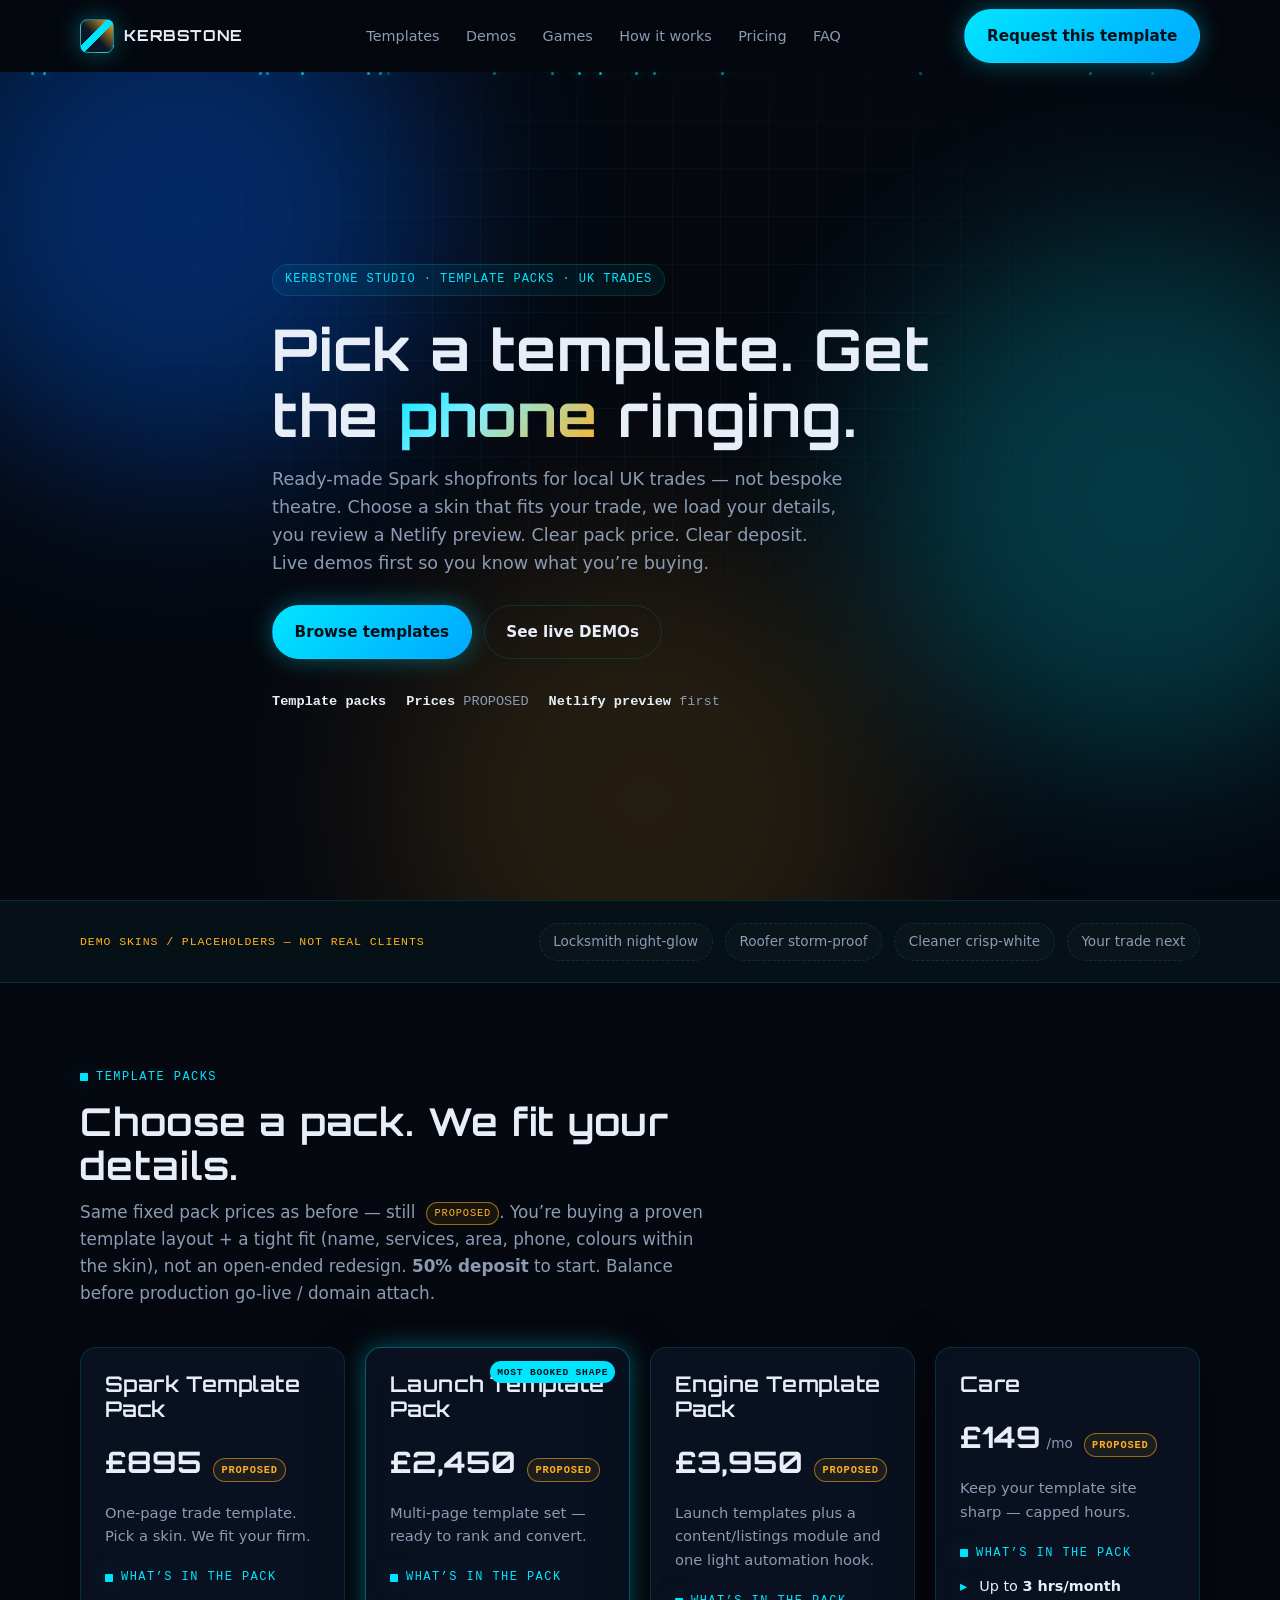
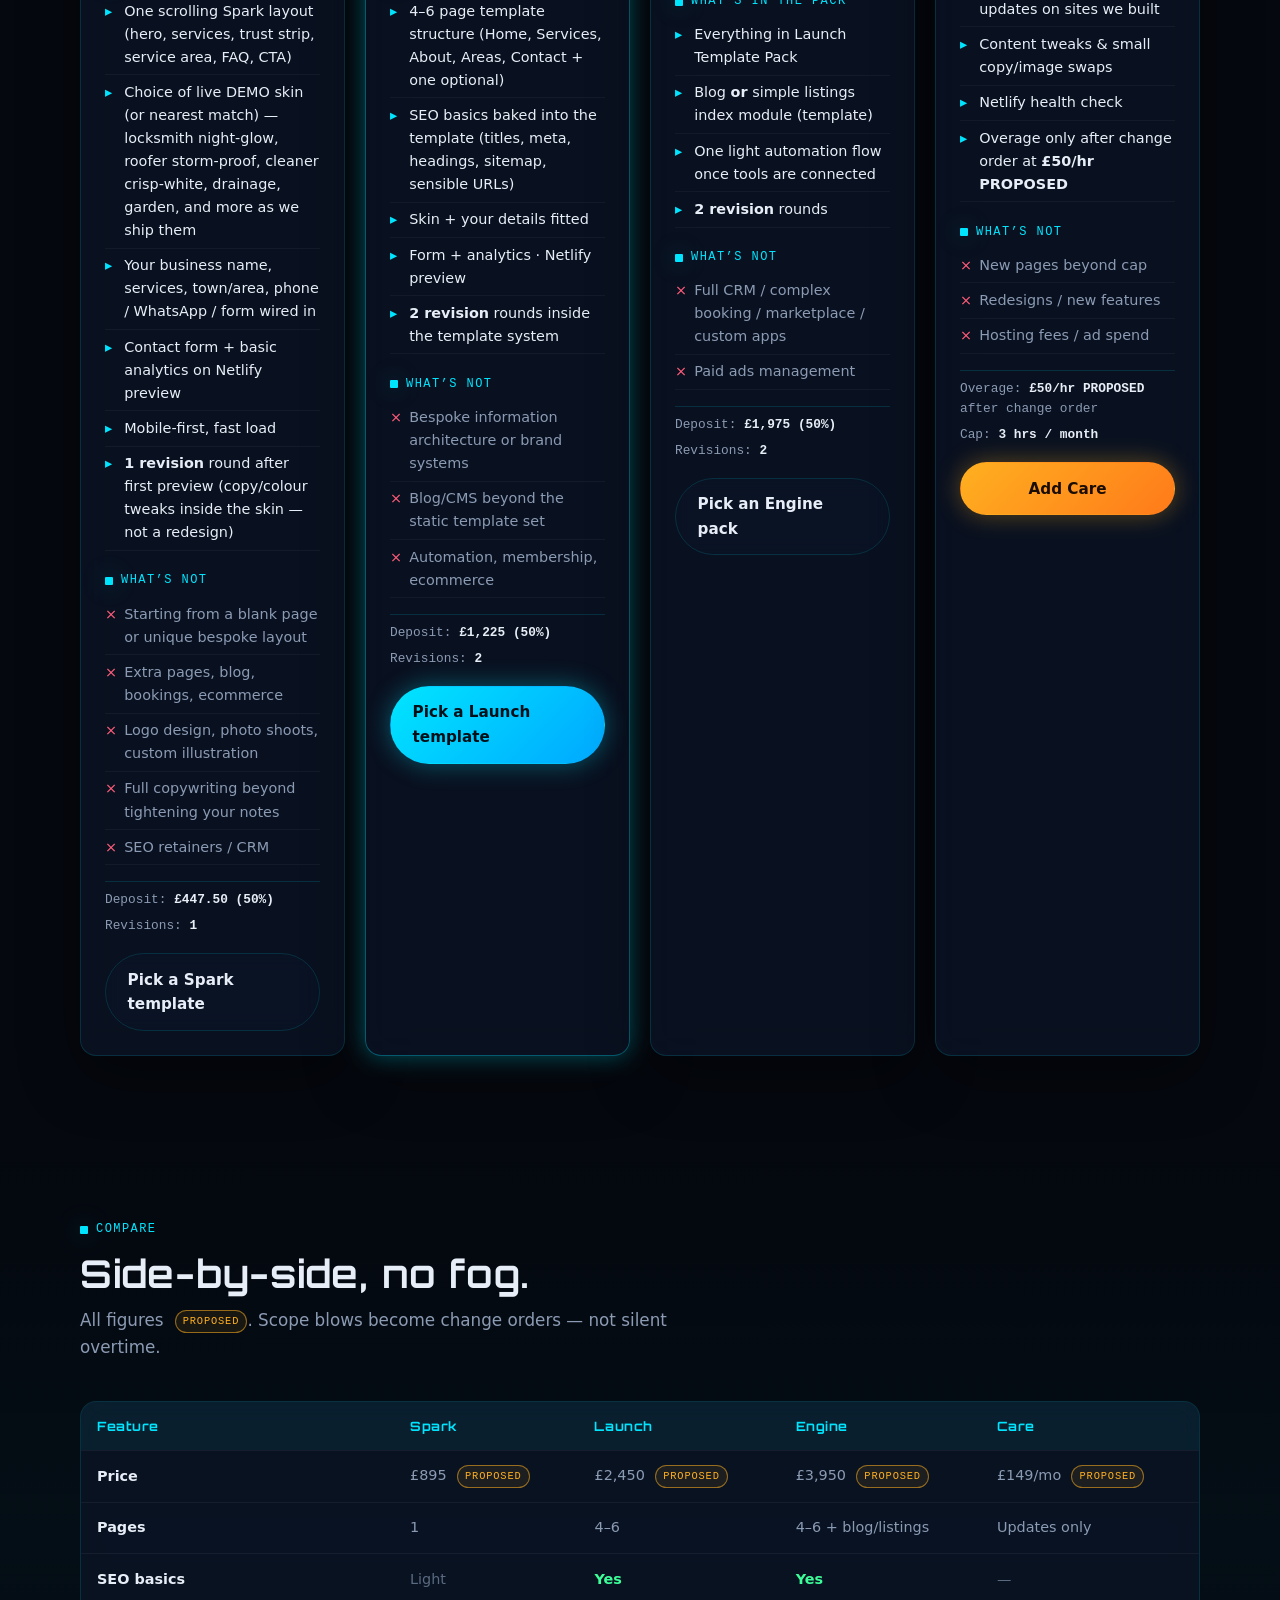
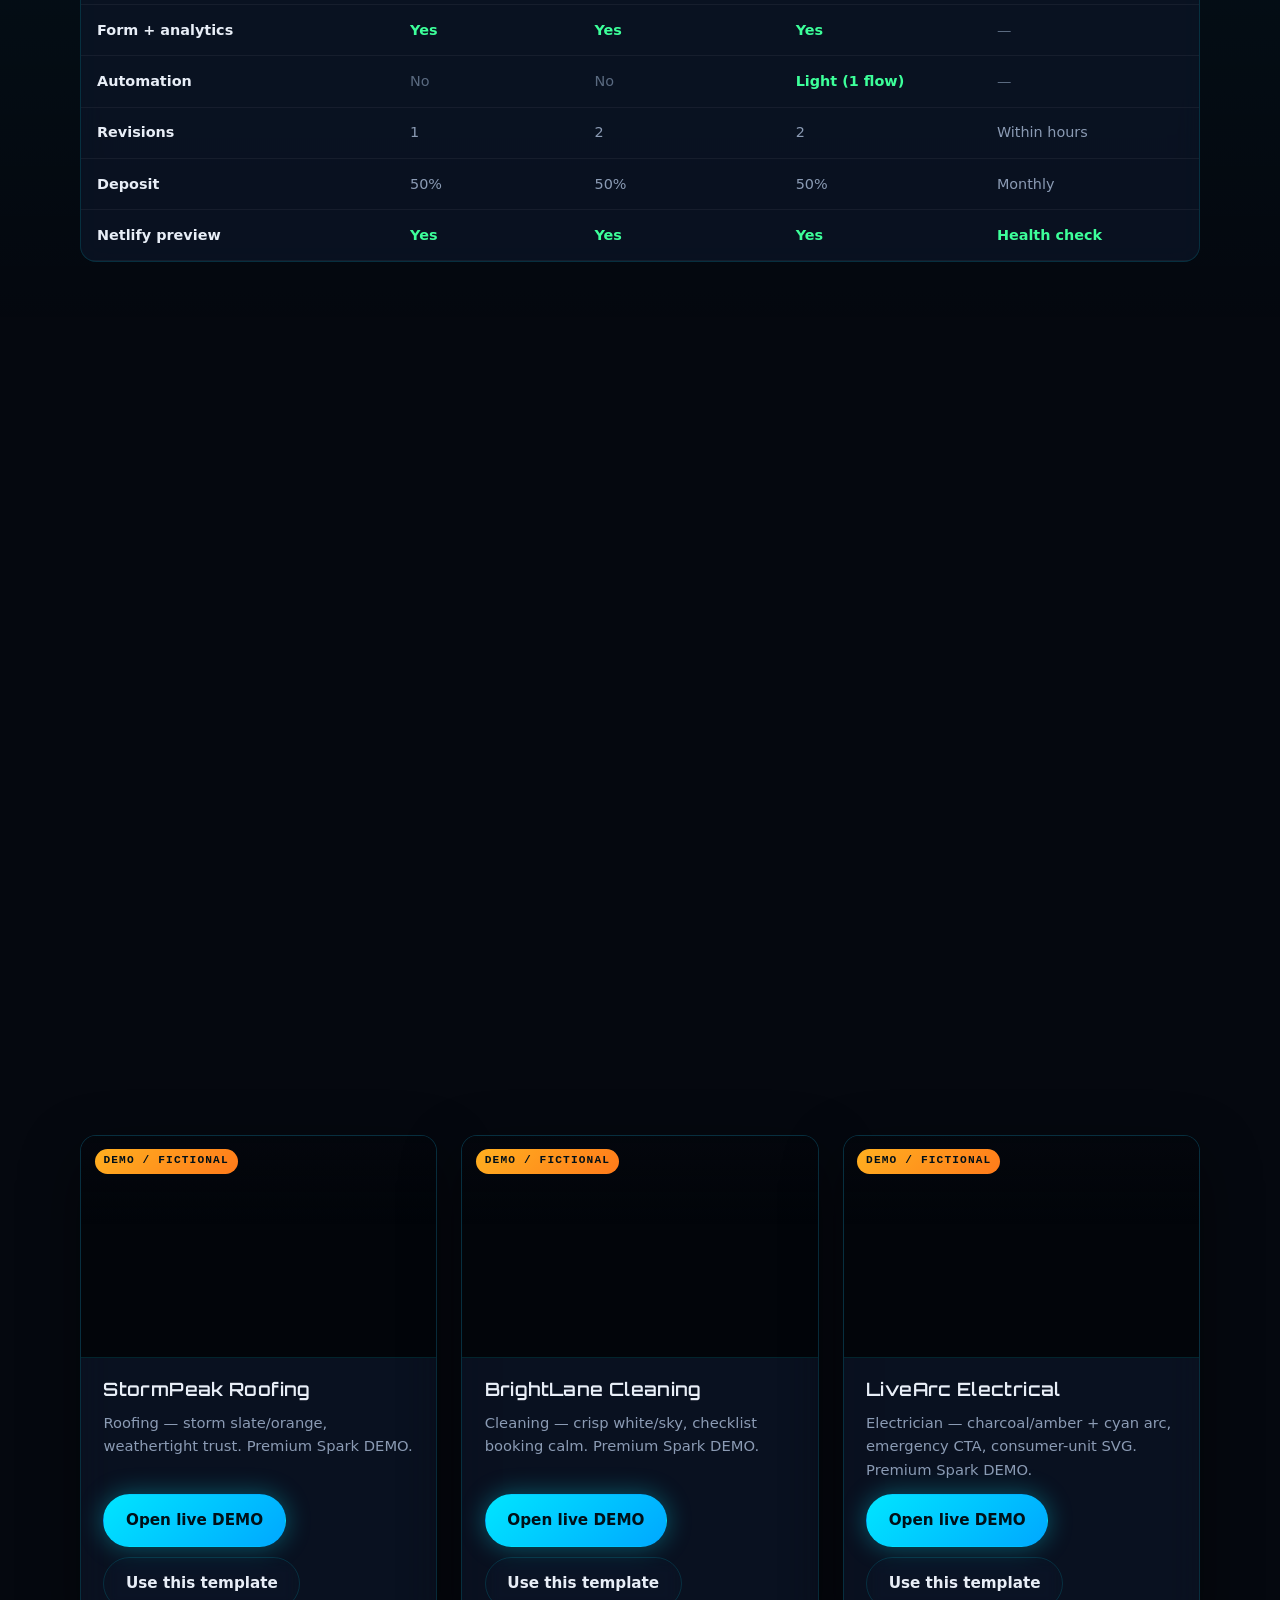
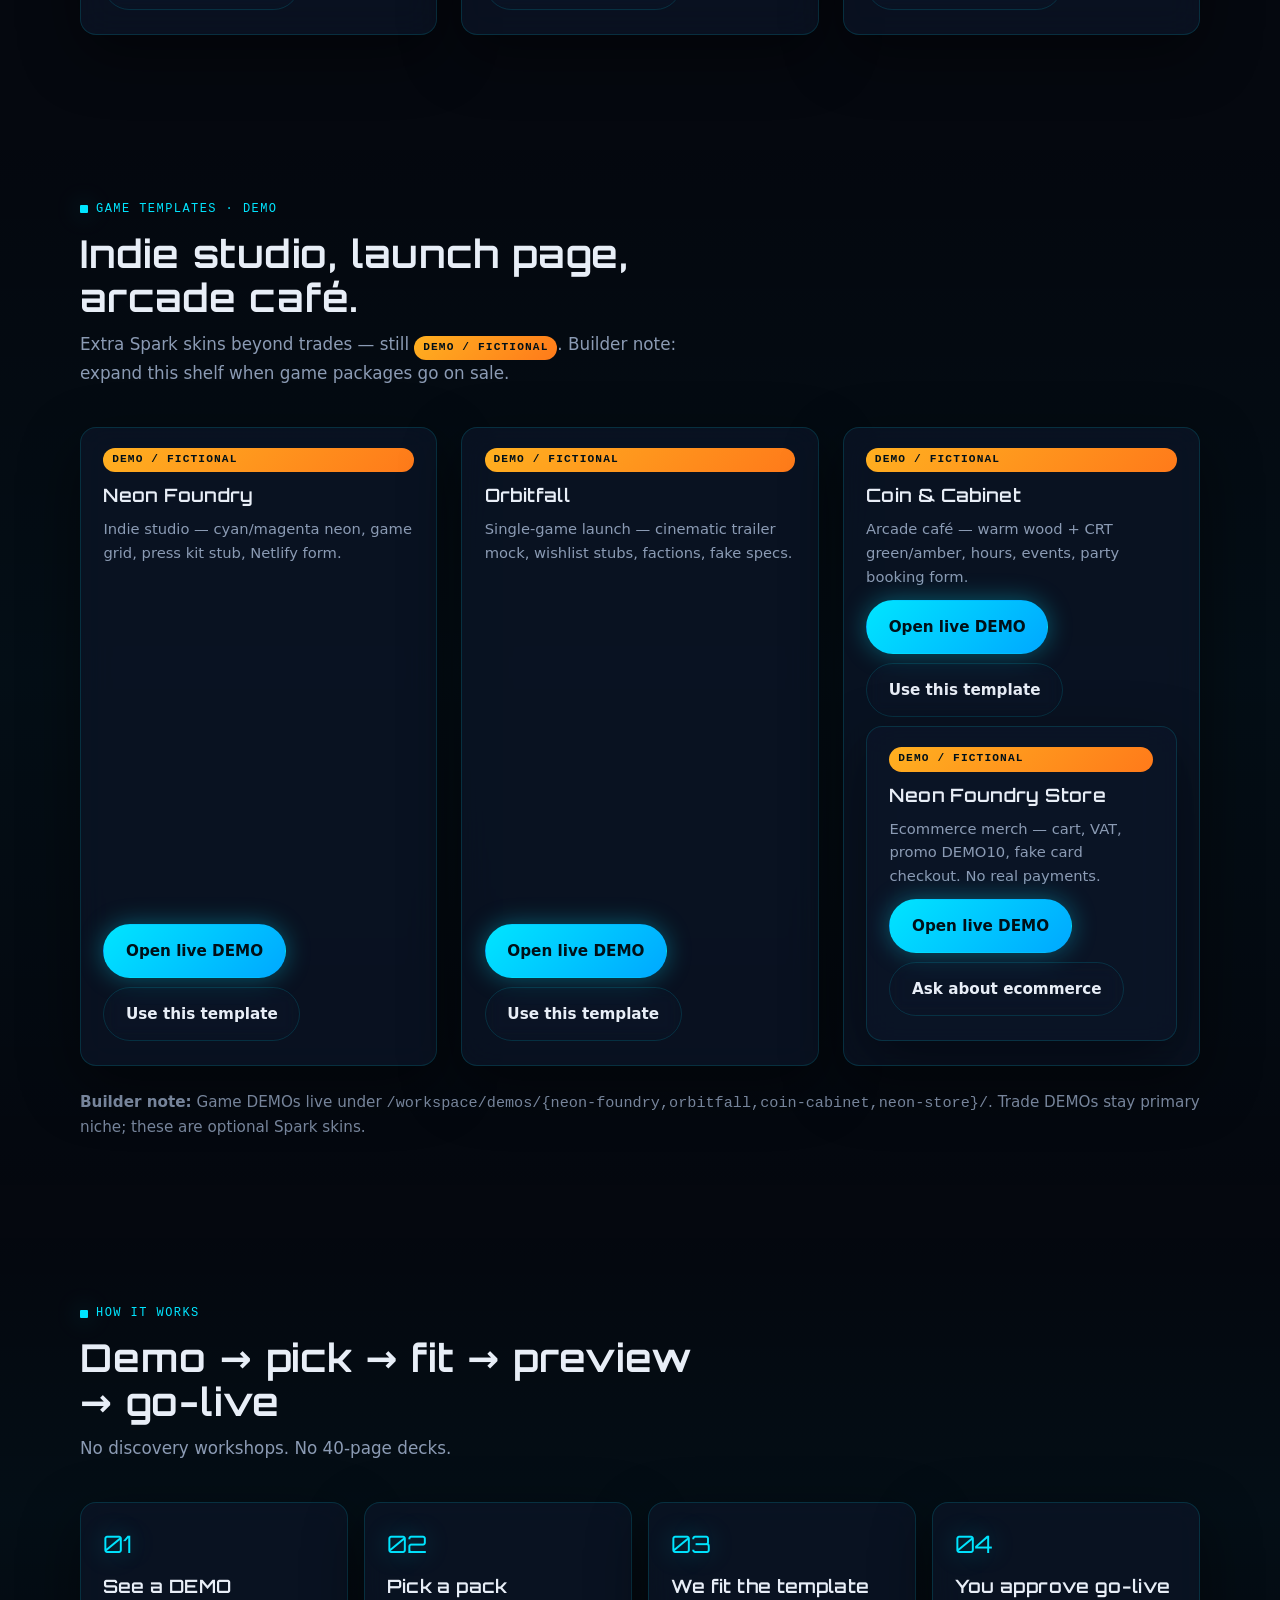
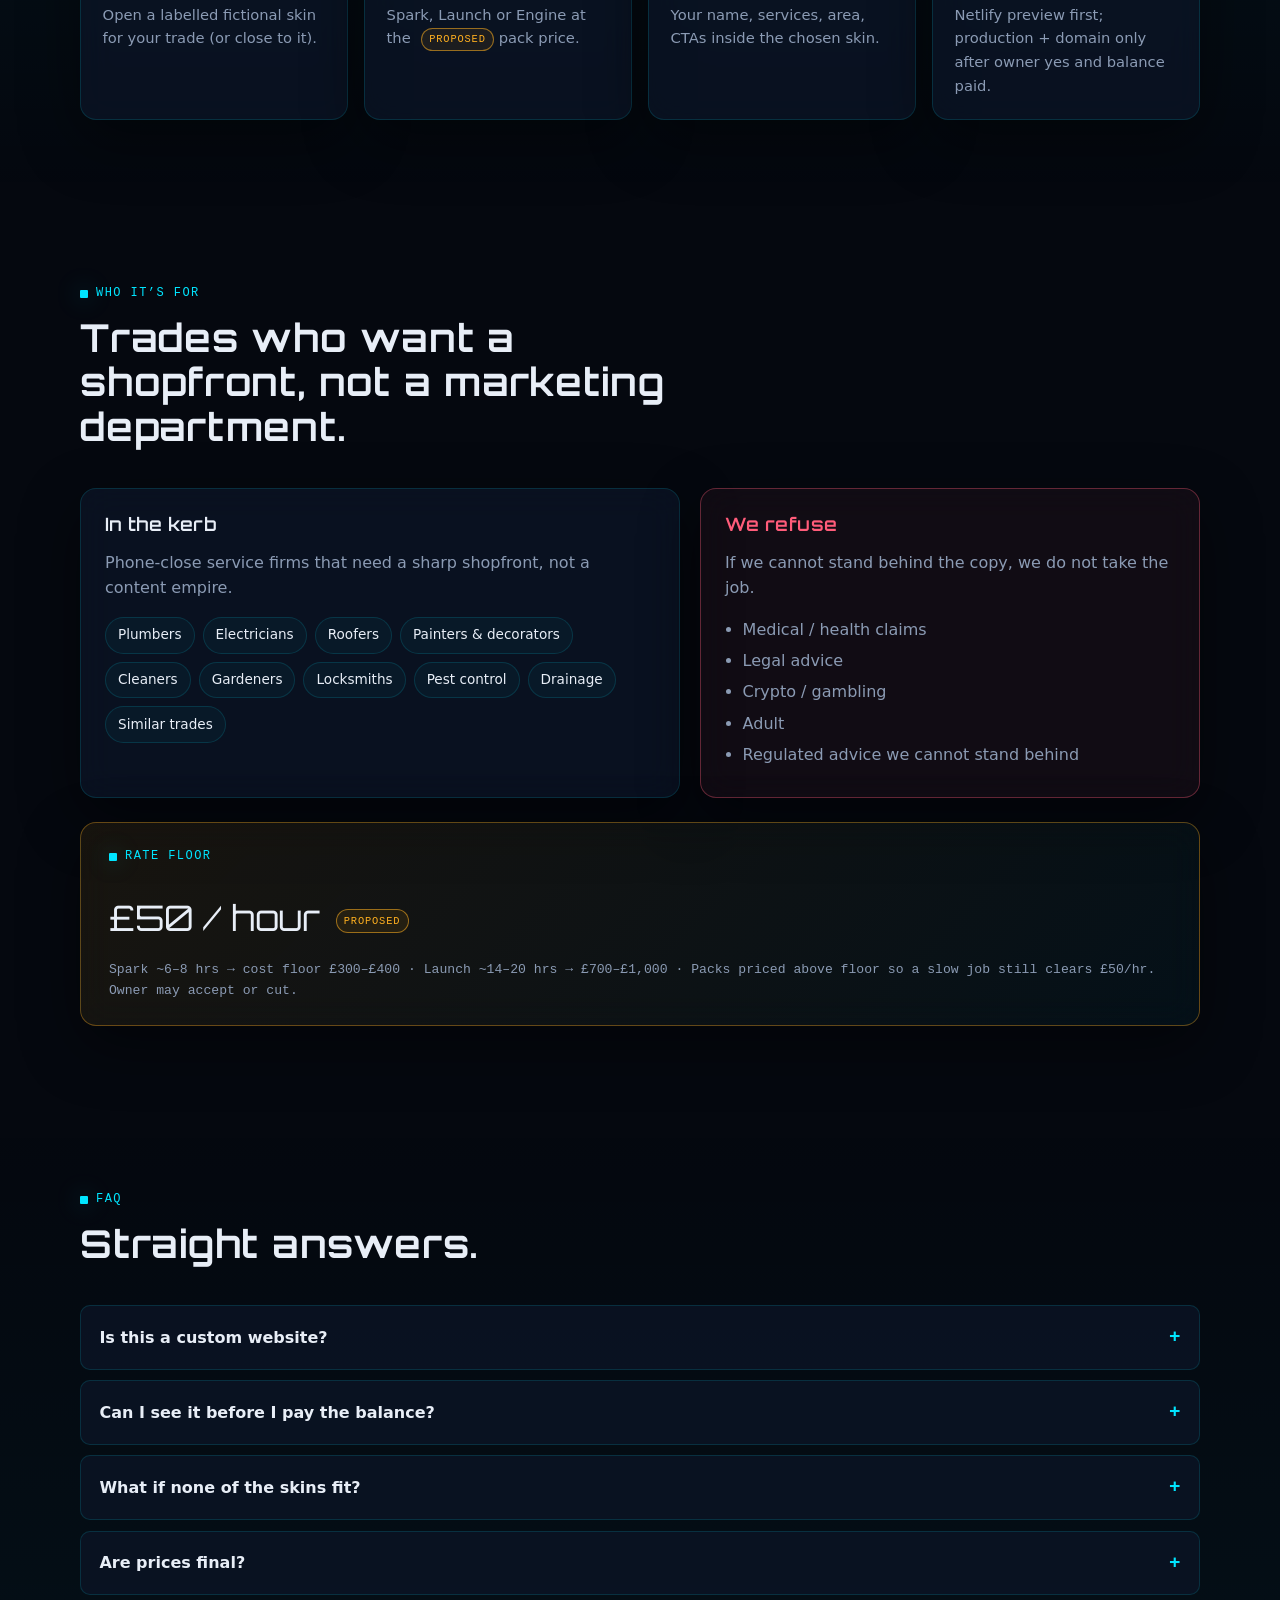
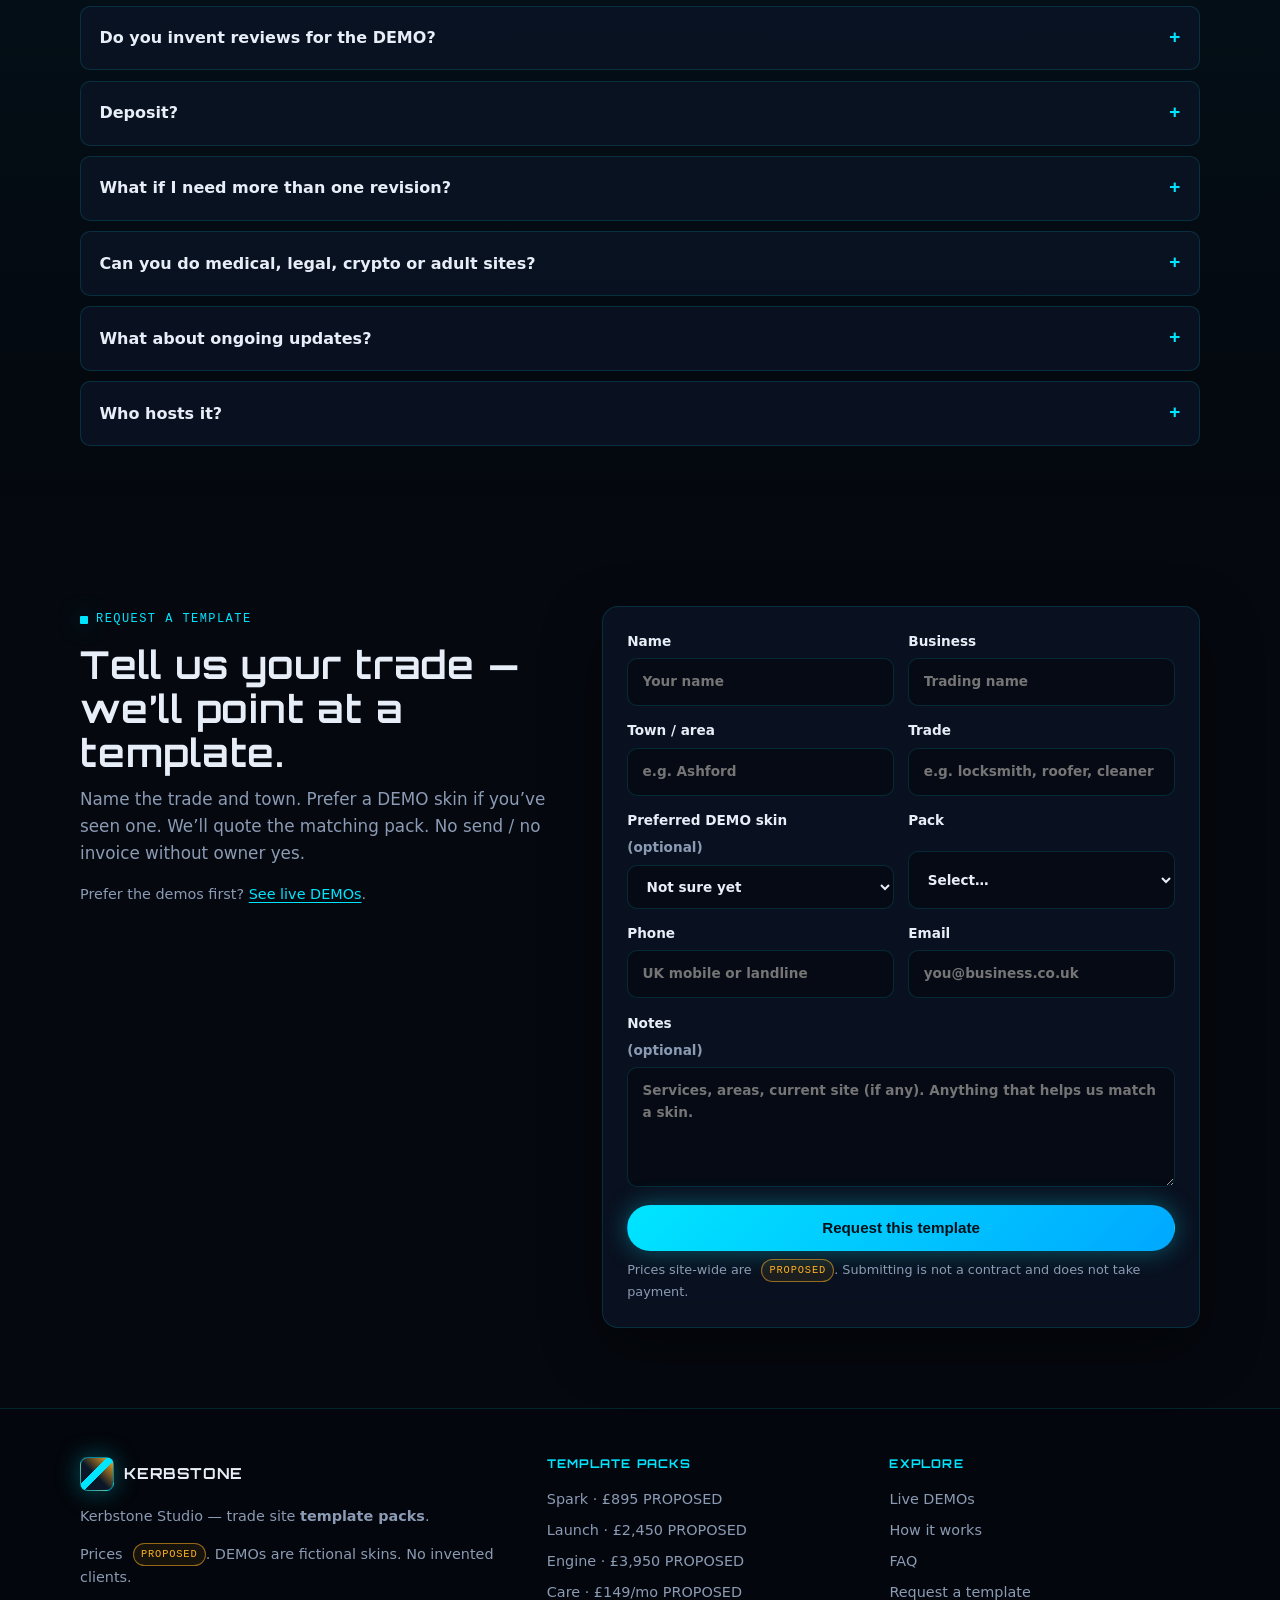
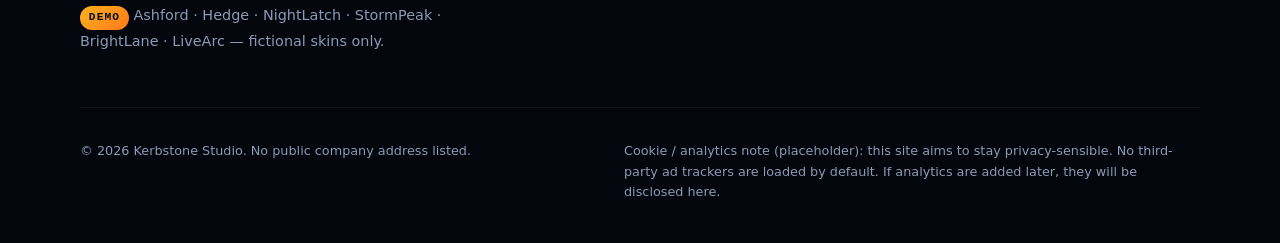
<file: index.html>
<!DOCTYPE html>
<html lang="en-GB">
<head>
  <meta charset="utf-8">
  <meta name="viewport" content="width=device-width, initial-scale=1">
  <title>Kerbstone Studio — trade site templates that sell</title>
  <meta name="description" content="Pick a Spark template pack for your trade. Locksmith, roofer, cleaner and more. Live DEMO skins. Fit your details. Netlify preview first. Prices PROPOSED.">
  <meta name="robots" content="index,follow">
  <link rel="canonical" href="https://kerbstone-studio-flagship.netlify.app/">
  <meta property="og:type" content="website">
  <meta property="og:title" content="Kerbstone Studio — trade site templates that sell">
  <meta property="og:description" content="Pick a Spark template pack for your trade. Locksmith, roofer, cleaner and more. Live DEMO skins. Fit your details. Netlify preview first. Prices PROPOSED.">
  <meta property="og:url" content="https://kerbstone-studio-flagship.netlify.app/">
  <meta property="og:site_name" content="Kerbstone Studio">
  <meta property="og:locale" content="en_GB">
  <meta name="twitter:card" content="summary_large_image">
  <meta name="twitter:title" content="Kerbstone Studio — trade site templates that sell">
  <meta name="twitter:description" content="Pick a Spark template pack for your trade. Live DEMO skins. Fit your details. Prices PROPOSED.">
  <meta name="theme-color" content="#05080f">
  <link rel="preconnect" href="https://fonts.googleapis.com">
  <link rel="preconnect" href="https://fonts.gstatic.com" crossorigin>
  <link href="https://fonts.googleapis.com/css2?family=Orbitron:wght@500;650;700&display=swap" rel="stylesheet">
  <link rel="stylesheet" href="/assets/css/main.css">
  <link rel="icon" href="data:image/svg+xml,%3Csvg xmlns='http://www.w3.org/2000/svg' viewBox='0 0 32 32'%3E%3Crect width='32' height='32' rx='6' fill='%230b1628'/%3E%3Cpath d='M6 22 L16 8 L26 22' stroke='%2300e5ff' stroke-width='2.5' fill='none'/%3E%3Cpath d='M10 22 L22 10' stroke='%23ffb020' stroke-width='2' fill='none'/%3E%3C/svg%3E">
</head>
<body>
  <a class="skip-link" href="#main">Skip to content</a>

  <header class="site-header" id="top">
    <div class="container nav-inner">
      <a class="logo" href="#top" aria-label="Kerbstone Studio home">
        <span class="logo-mark" aria-hidden="true"></span>
        <span>KERBSTONE</span>
      </a>
      <nav aria-label="Primary">
        <ul class="nav-links">
          <li><a href="#packages">Templates</a></li>
          <li><a href="#demos">Demos</a></li>
          <li><a href="#game-templates">Games</a></li>
          <li><a href="#how">How it works</a></li>
          <li><a href="#pricing">Pricing</a></li>
          <li><a href="#faq">FAQ</a></li>
        </ul>
      </nav>
      <a class="btn btn-primary nav-cta" href="#contact">Request this template</a>
      <button class="nav-toggle" type="button" aria-expanded="false" aria-controls="mobile-nav" aria-label="Open menu">
        Menu
      </button>
    </div>
    <div class="mobile-nav" id="mobile-nav">
      <div class="container">
        <ul>
          <li><a href="#packages">Templates</a></li>
          <li><a href="#demos">Demos</a></li>
          <li><a href="#game-templates">Games</a></li>
          <li><a href="#how">How it works</a></li>
          <li><a href="#pricing">Pricing</a></li>
          <li><a href="#faq">FAQ</a></li>
          <li><a href="#niche">Who we serve</a></li>
        </ul>
        <a class="btn btn-primary" href="#contact">Request this template</a>
      </div>
    </div>
  </header>

  <main id="main">
    <section class="hero" aria-labelledby="hero-title">
      <div class="hero-grid" aria-hidden="true"></div>
      <div class="hero-glow a" aria-hidden="true"></div>
      <div class="hero-glow b" aria-hidden="true"></div>
      <div class="hero-glow c" aria-hidden="true"></div>
      <div class="particles" aria-hidden="true"></div>
      <div class="container hero-content">
        <p class="hero-kicker">Kerbstone Studio · Template packs · UK trades</p>
        <h1 id="hero-title">Pick a template. Get the <span class="accent">phone</span> ringing.</h1>
        <p class="lead">Ready-made Spark shopfronts for local UK trades — not bespoke theatre. Choose a skin that fits your trade, we load your details, you review a Netlify preview. Clear pack price. Clear deposit. Live demos first so you know what you’re buying.</p>
        <div class="btn-row">
          <a class="btn btn-primary" href="#packages">Browse templates</a>
          <a class="btn btn-ghost" href="#demos">See live DEMOs</a>
        </div>
        <div class="hero-meta">
          <span><strong>Template packs</strong></span>
          <span><strong>Prices</strong> PROPOSED</span>
          <span><strong>Netlify preview</strong> first</span>
        </div>
      </div>
    </section>

    <aside class="proof" aria-label="DEMO skin placeholders">
      <div class="container proof-inner">
        <p class="proof-note">DEMO skins / placeholders — not real clients</p>
        <div class="proof-logos" role="list">
          <span class="proof-chip" role="listitem">Locksmith night-glow</span>
          <span class="proof-chip" role="listitem">Roofer storm-proof</span>
          <span class="proof-chip" role="listitem">Cleaner crisp-white</span>
          <span class="proof-chip" role="listitem">Your trade next</span>
        </div>
      </div>
    </aside>

    <section class="section" id="packages" aria-labelledby="packages-title">
      <div class="container">
        <div class="section-head reveal">
          <p class="eyebrow">Template packs</p>
          <h2 id="packages-title">Choose a pack. We fit your details.</h2>
          <p class="lead">Same fixed pack prices as before — still <span class="proposed">PROPOSED</span>. You’re buying a proven template layout + a tight fit (name, services, area, phone, colours within the skin), not an open-ended redesign. <strong>50% deposit</strong> to start. Balance before production go-live / domain attach.</p>
        </div>
        <div class="pkg-grid">
          <article class="glass pkg-card reveal">
            <h3 class="pkg-name">Spark Template Pack</h3>
            <p class="pkg-price">£895 <span class="proposed">PROPOSED</span></p>
            <p class="pkg-blurb">One-page trade template. Pick a skin. We fit your firm.</p>
            <div>
              <p class="eyebrow" style="margin-bottom:0.4rem">What’s in the pack</p>
              <ul class="pkg-list">
                <li>One scrolling Spark layout (hero, services, trust strip, service area, FAQ, CTA)</li>
                <li>Choice of live DEMO skin (or nearest match) — locksmith night-glow, roofer storm-proof, cleaner crisp-white, drainage, garden, and more as we ship them</li>
                <li>Your business name, services, town/area, phone / WhatsApp / form wired in</li>
                <li>Contact form + basic analytics on Netlify preview</li>
                <li>Mobile-first, fast load</li>
                <li><strong>1 revision</strong> round after first preview (copy/colour tweaks inside the skin — not a redesign)</li>
              </ul>
            </div>
            <div>
              <p class="eyebrow" style="margin-bottom:0.4rem">What’s not</p>
              <ul class="pkg-list out">
                <li>Starting from a blank page or unique bespoke layout</li>
                <li>Extra pages, blog, bookings, ecommerce</li>
                <li>Logo design, photo shoots, custom illustration</li>
                <li>Full copywriting beyond tightening your notes</li>
                <li>SEO retainers / CRM</li>
              </ul>
            </div>
            <div class="pkg-meta">
              <span>Deposit: <strong>£447.50 (50%)</strong></span>
              <span>Revisions: <strong>1</strong></span>
            </div>
            <a class="btn btn-ghost btn-block" href="#contact" data-pkg="Spark">Pick a Spark template</a>
          </article>

          <article class="glass pkg-card featured reveal">
            <h3 class="pkg-name">Launch Template Pack</h3>
            <p class="pkg-price">£2,450 <span class="proposed">PROPOSED</span></p>
            <p class="pkg-blurb">Multi-page template set — ready to rank and convert.</p>
            <div>
              <p class="eyebrow" style="margin-bottom:0.4rem">What’s in the pack</p>
              <ul class="pkg-list">
                <li>4–6 page template structure (Home, Services, About, Areas, Contact + one optional)</li>
                <li>SEO basics baked into the template (titles, meta, headings, sitemap, sensible URLs)</li>
                <li>Skin + your details fitted</li>
                <li>Form + analytics · Netlify preview</li>
                <li><strong>2 revision</strong> rounds inside the template system</li>
              </ul>
            </div>
            <div>
              <p class="eyebrow" style="margin-bottom:0.4rem">What’s not</p>
              <ul class="pkg-list out">
                <li>Bespoke information architecture or brand systems</li>
                <li>Blog/CMS beyond the static template set</li>
                <li>Automation, membership, ecommerce</li>
              </ul>
            </div>
            <div class="pkg-meta">
              <span>Deposit: <strong>£1,225 (50%)</strong></span>
              <span>Revisions: <strong>2</strong></span>
            </div>
            <a class="btn btn-primary btn-block" href="#contact" data-pkg="Launch">Pick a Launch template</a>
          </article>

          <article class="glass pkg-card reveal">
            <h3 class="pkg-name">Engine Template Pack</h3>
            <p class="pkg-price">£3,950 <span class="proposed">PROPOSED</span></p>
            <p class="pkg-blurb">Launch templates plus a content/listings module and one light automation hook.</p>
            <div>
              <p class="eyebrow" style="margin-bottom:0.4rem">What’s in the pack</p>
              <ul class="pkg-list">
                <li>Everything in Launch Template Pack</li>
                <li>Blog <strong>or</strong> simple listings index module (template)</li>
                <li>One light automation flow once tools are connected</li>
                <li><strong>2 revision</strong> rounds</li>
              </ul>
            </div>
            <div>
              <p class="eyebrow" style="margin-bottom:0.4rem">What’s not</p>
              <ul class="pkg-list out">
                <li>Full CRM / complex booking / marketplace / custom apps</li>
                <li>Paid ads management</li>
              </ul>
            </div>
            <div class="pkg-meta">
              <span>Deposit: <strong>£1,975 (50%)</strong></span>
              <span>Revisions: <strong>2</strong></span>
            </div>
            <a class="btn btn-ghost btn-block" href="#contact" data-pkg="Engine">Pick an Engine pack</a>
          </article>

          <article class="glass pkg-card reveal">
            <h3 class="pkg-name">Care</h3>
            <p class="pkg-price">£149<small>/mo</small> <span class="proposed">PROPOSED</span></p>
            <p class="pkg-blurb">Keep your template site sharp — capped hours.</p>
            <div>
              <p class="eyebrow" style="margin-bottom:0.4rem">What’s in the pack</p>
              <ul class="pkg-list">
                <li>Up to <strong>3 hrs/month</strong> updates on sites we built</li>
                <li>Content tweaks &amp; small copy/image swaps</li>
                <li>Netlify health check</li>
                <li>Overage only after change order at <strong>£50/hr PROPOSED</strong></li>
              </ul>
            </div>
            <div>
              <p class="eyebrow" style="margin-bottom:0.4rem">What’s not</p>
              <ul class="pkg-list out">
                <li>New pages beyond cap</li>
                <li>Redesigns / new features</li>
                <li>Hosting fees / ad spend</li>
              </ul>
            </div>
            <div class="pkg-meta">
              <span>Overage: <strong>£50/hr PROPOSED</strong> after change order</span>
              <span>Cap: <strong>3 hrs / month</strong></span>
            </div>
            <a class="btn btn-amber btn-block" href="#contact" data-pkg="Care">Add Care</a>
          </article>
        </div>
      </div>
    </section>

    <section class="section section-alt" id="pricing" aria-labelledby="compare-title">
      <div class="container">
        <div class="section-head reveal">
          <p class="eyebrow">Compare</p>
          <h2 id="compare-title">Side-by-side, no fog.</h2>
          <p class="lead">All figures <span class="proposed">PROPOSED</span>. Scope blows become change orders — not silent overtime.</p>
        </div>
        <div class="table-wrap reveal" role="region" aria-label="Template pack comparison" tabindex="0">
          <table class="compare">
            <thead>
              <tr>
                <th scope="col">Feature</th>
                <th scope="col">Spark</th>
                <th scope="col">Launch</th>
                <th scope="col">Engine</th>
                <th scope="col">Care</th>
              </tr>
            </thead>
            <tbody>
              <tr>
                <th scope="row">Price</th>
                <td>£895 <span class="proposed">PROPOSED</span></td>
                <td>£2,450 <span class="proposed">PROPOSED</span></td>
                <td>£3,950 <span class="proposed">PROPOSED</span></td>
                <td>£149/mo <span class="proposed">PROPOSED</span></td>
              </tr>
              <tr>
                <th scope="row">Pages</th>
                <td>1</td>
                <td>4–6</td>
                <td>4–6 + blog/listings</td>
                <td>Updates only</td>
              </tr>
              <tr>
                <th scope="row">SEO basics</th>
                <td class="no">Light</td>
                <td class="yes">Yes</td>
                <td class="yes">Yes</td>
                <td class="no">—</td>
              </tr>
              <tr>
                <th scope="row">Form + analytics</th>
                <td class="yes">Yes</td>
                <td class="yes">Yes</td>
                <td class="yes">Yes</td>
                <td class="no">—</td>
              </tr>
              <tr>
                <th scope="row">Automation</th>
                <td class="no">No</td>
                <td class="no">No</td>
                <td class="yes">Light (1 flow)</td>
                <td class="no">—</td>
              </tr>
              <tr>
                <th scope="row">Revisions</th>
                <td>1</td>
                <td>2</td>
                <td>2</td>
                <td>Within hours</td>
              </tr>
              <tr>
                <th scope="row">Deposit</th>
                <td>50%</td>
                <td>50%</td>
                <td>50%</td>
                <td>Monthly</td>
              </tr>
              <tr>
                <th scope="row">Netlify preview</th>
                <td class="yes">Yes</td>
                <td class="yes">Yes</td>
                <td class="yes">Yes</td>
                <td class="yes">Health check</td>
              </tr>
            </tbody>
          </table>
        </div>
      </div>
    </section>

    <section class="section" id="demos" aria-labelledby="demos-title">
      <div class="container">
        <div class="section-head reveal">
          <p class="eyebrow">Live DEMOs</p>
          <h2 id="demos-title">Skins you can open tonight.</h2>
          <p class="lead">Every link is <span class="demo-badge">DEMO / fictional</span> — premium rebuilt Spark skins (£895 craft bar), not real firms.</p>
        </div>
        <div class="demo-grid">
          <article class="glass demo-card reveal">
            <div class="demo-frame-wrap">
              <iframe title="Ashford Drain Co demo preview" loading="lazy" src="https://kerbstone-demo-ashford-drain.netlify.app" tabindex="-1"></iframe>
              <div class="demo-overlay">
                <span class="demo-badge">DEMO / fictional</span>
              </div>
            </div>
            <div class="demo-body">
              <h3>Ashford Drain Co</h3>
              <p>Drainage — navy/amber, emergency CTA, cinematic SVG hero. Premium Spark DEMO.</p>
              <div class="demo-actions">
                <a class="btn btn-primary" href="https://kerbstone-demo-ashford-drain.netlify.app" target="_blank" rel="noopener noreferrer">Open live DEMO</a>
                <a class="btn btn-ghost" href="#contact" data-pkg="Spark" data-skin="Ashford Drain Co">Use this template</a>
              </div>
            </div>
          </article>
          <article class="glass demo-card reveal">
            <div class="demo-frame-wrap">
              <iframe title="Hedge and Order demo preview" loading="lazy" src="https://kerbstone-demo-hedge-order.netlify.app" tabindex="-1"></iframe>
              <div class="demo-overlay">
                <span class="demo-badge">DEMO / fictional</span>
              </div>
            </div>
            <div class="demo-body">
              <h3>Hedge &amp; Order</h3>
              <p>Garden care — deep green, seasonal packages, calm craft. Premium Spark DEMO.</p>
              <div class="demo-actions">
                <a class="btn btn-primary" href="https://kerbstone-demo-hedge-order.netlify.app" target="_blank" rel="noopener noreferrer">Open live DEMO</a>
                <a class="btn btn-ghost" href="#contact" data-pkg="Spark" data-skin="Hedge &amp; Order">Use this template</a>
              </div>
            </div>
          </article>
          <article class="glass demo-card reveal">
            <div class="demo-frame-wrap">
              <iframe title="NightLatch Co demo preview" loading="lazy" src="https://kerbstone-demo-nightlatch.netlify.app" tabindex="-1"></iframe>
              <div class="demo-overlay">
                <span class="demo-badge">DEMO / fictional</span>
              </div>
            </div>
            <div class="demo-body">
              <h3>NightLatch Co</h3>
              <p>Locksmith — night neon, 24/7 callout, neon SVG lock. Premium Spark DEMO.</p>
              <div class="demo-actions">
                <a class="btn btn-primary" href="https://kerbstone-demo-nightlatch.netlify.app" target="_blank" rel="noopener noreferrer">Open live DEMO</a>
                <a class="btn btn-ghost" href="#contact" data-pkg="Spark" data-skin="NightLatch (locksmith night-glow)">Use this template</a>
              </div>
            </div>
          </article>
          <article class="glass demo-card reveal">
            <div class="demo-frame-wrap">
              <iframe title="StormPeak Roofing demo preview" loading="lazy" src="https://kerbstone-demo-stormpeak.netlify.app" tabindex="-1"></iframe>
              <div class="demo-overlay">
                <span class="demo-badge">DEMO / fictional</span>
              </div>
            </div>
            <div class="demo-body">
              <h3>StormPeak Roofing</h3>
              <p>Roofing — storm slate/orange, weathertight trust. Premium Spark DEMO.</p>
              <div class="demo-actions">
                <a class="btn btn-primary" href="https://kerbstone-demo-stormpeak.netlify.app" target="_blank" rel="noopener noreferrer">Open live DEMO</a>
                <a class="btn btn-ghost" href="#contact" data-pkg="Spark" data-skin="StormPeak (roofer storm-proof)">Use this template</a>
              </div>
            </div>
          </article>
          <article class="glass demo-card reveal">
            <div class="demo-frame-wrap">
              <iframe title="BrightLane Cleaning demo preview" loading="lazy" src="https://kerbstone-demo-brightlane.netlify.app" tabindex="-1"></iframe>
              <div class="demo-overlay">
                <span class="demo-badge">DEMO / fictional</span>
              </div>
            </div>
            <div class="demo-body">
              <h3>BrightLane Cleaning</h3>
              <p>Cleaning — crisp white/sky, checklist booking calm. Premium Spark DEMO.</p>
              <div class="demo-actions">
                <a class="btn btn-primary" href="https://kerbstone-demo-brightlane.netlify.app" target="_blank" rel="noopener noreferrer">Open live DEMO</a>
                <a class="btn btn-ghost" href="#contact" data-pkg="Spark" data-skin="BrightLane (cleaner crisp-white)">Use this template</a>
              </div>
            </div>
          </article>
          <article class="glass demo-card reveal">
            <div class="demo-frame-wrap">
              <iframe title="LiveArc Electrical demo preview" loading="lazy" src="https://kerbstone-demo-livearc.netlify.app" tabindex="-1"></iframe>
              <div class="demo-overlay">
                <span class="demo-badge">DEMO / fictional</span>
              </div>
            </div>
            <div class="demo-body">
              <h3>LiveArc Electrical</h3>
              <p>Electrician — charcoal/amber + cyan arc, emergency CTA, consumer-unit SVG. Premium Spark DEMO.</p>
              <div class="demo-actions">
                <a class="btn btn-primary" href="https://kerbstone-demo-livearc.netlify.app" target="_blank" rel="noopener noreferrer">Open live DEMO</a>
                <a class="btn btn-ghost" href="#contact" data-pkg="Spark" data-skin="LiveArc Electrical">Use this template</a>
              </div>
            </div>
          </article>

        </div>
      </div>
    </section>


    <section class="section section-alt" id="game-templates" aria-labelledby="game-templates-title">
      <div class="container">
        <div class="section-head reveal">
          <p class="eyebrow">Game templates · DEMO</p>
          <h2 id="game-templates-title">Indie studio, launch page, arcade café.</h2>
          <p class="lead">Extra Spark skins beyond trades — still <span class="demo-badge">DEMO / fictional</span>. Builder note: expand this shelf when game packages go on sale.</p>
        </div>
        <div class="demo-grid">
          <article class="glass demo-card reveal">
            <div class="demo-body">
              <span class="demo-badge">DEMO / fictional</span>
              <h3>Neon Foundry</h3>
              <p>Indie studio — cyan/magenta neon, game grid, press kit stub, Netlify form.</p>
              <div class="demo-actions">
                <a class="btn btn-primary" href="https://kerbstone-demo-neon-foundry.netlify.app" target="_blank" rel="noopener noreferrer">Open live DEMO</a>
                <a class="btn btn-ghost" href="#contact" data-pkg="Spark" data-skin="Neon Foundry (indie studio)">Use this template</a>
              </div>
            </div>
          </article>
          <article class="glass demo-card reveal">
            <div class="demo-body">
              <span class="demo-badge">DEMO / fictional</span>
              <h3>Orbitfall</h3>
              <p>Single-game launch — cinematic trailer mock, wishlist stubs, factions, fake specs.</p>
              <div class="demo-actions">
                <a class="btn btn-primary" href="https://kerbstone-demo-orbitfall.netlify.app" target="_blank" rel="noopener noreferrer">Open live DEMO</a>
                <a class="btn btn-ghost" href="#contact" data-pkg="Spark" data-skin="Orbitfall (game launch)">Use this template</a>
              </div>
            </div>
          </article>
          <article class="glass demo-card reveal">
            <div class="demo-body">
              <span class="demo-badge">DEMO / fictional</span>
              <h3>Coin &amp; Cabinet</h3>
              <p>Arcade café — warm wood + CRT green/amber, hours, events, party booking form.</p>
              <div class="demo-actions">
                <a class="btn btn-primary" href="https://kerbstone-demo-coin-cabinet.netlify.app" target="_blank" rel="noopener noreferrer">Open live DEMO</a>
                <a class="btn btn-ghost" href="#contact" data-pkg="Spark" data-skin="Coin &amp; Cabinet (arcade café)">Use this template</a>
      
          <article class="glass demo-card reveal">
            <div class="demo-body">
              <span class="demo-badge">DEMO / fictional</span>
              <h3>Neon Foundry Store</h3>
              <p>Ecommerce merch — cart, VAT, promo DEMO10, fake card checkout. No real payments.</p>
              <div class="demo-actions">
                <a class="btn btn-primary" href="https://kerbstone-demo-neon-store.netlify.app" target="_blank" rel="noopener noreferrer">Open live DEMO</a>
                <a class="btn btn-ghost" href="#contact" data-pkg="Engine" data-skin="Neon Foundry Store (ecommerce)">Ask about ecommerce</a>
              </div>
            </div>
          </article>
        </div>
            </div>
          </article>
        </div>
        <p class="lead reveal" style="margin-top:1.5rem;font-size:.95rem;opacity:.85"><strong>Builder note:</strong> Game DEMOs live under <code>/workspace/demos/{neon-foundry,orbitfall,coin-cabinet,neon-store}/</code>. Trade DEMOs stay primary niche; these are optional Spark skins.</p>
      </div>
    </section>

    <section class="section section-alt" id="how" aria-labelledby="how-title">
      <div class="container">
        <div class="section-head reveal">
          <p class="eyebrow">How it works</p>
          <h2 id="how-title">Demo → pick → fit → preview → go-live</h2>
          <p class="lead">No discovery workshops. No 40-page decks.</p>
        </div>
        <div class="steps">
          <article class="glass step reveal">
            <h3>See a DEMO</h3>
            <p>Open a labelled fictional skin for your trade (or close to it).</p>
          </article>
          <article class="glass step reveal">
            <h3>Pick a pack</h3>
            <p>Spark, Launch or Engine at the <span class="proposed">PROPOSED</span> pack price.</p>
          </article>
          <article class="glass step reveal">
            <h3>We fit the template</h3>
            <p>Your name, services, area, CTAs inside the chosen skin.</p>
          </article>
          <article class="glass step reveal">
            <h3>You approve go-live</h3>
            <p>Netlify preview first; production + domain only after owner yes and balance paid.</p>
          </article>
        </div>
      </div>
    </section>

    <section class="section" id="niche" aria-labelledby="niche-title">
      <div class="container">
        <div class="section-head reveal">
          <p class="eyebrow">Who it’s for</p>
          <h2 id="niche-title">Trades who want a shopfront, not a marketing department.</h2>
        </div>
        <div class="niche-grid">
          <div class="glass reveal" style="padding:1.5rem">
            <div class="reveal">
              <h3>In the kerb</h3>
              <p class="muted">Phone-close service firms that need a sharp shopfront, not a content empire.</p>
              <div class="tag-cloud">
                <span class="tag">Plumbers</span>
                <span class="tag">Electricians</span>
                <span class="tag">Roofers</span>
                <span class="tag">Painters &amp; decorators</span>
                <span class="tag">Cleaners</span>
                <span class="tag">Gardeners</span>
                <span class="tag">Locksmiths</span>
                <span class="tag">Pest control</span>
                <span class="tag">Drainage</span>
                <span class="tag">Similar trades</span>
              </div>
            </div>
          </div>
          <div class="glass refuse reveal" style="padding:1.5rem">
            <h3>We refuse</h3>
            <p class="muted">If we cannot stand behind the copy, we do not take the job.</p>
            <ul>
              <li>Medical / health claims</li>
              <li>Legal advice</li>
              <li>Crypto / gambling</li>
              <li>Adult</li>
              <li>Regulated advice we cannot stand behind</li>
            </ul>
          </div>
        </div>

        <div class="glass rate-callout reveal" style="margin-top:1.5rem" id="rate">
          <p class="eyebrow">Rate floor</p>
          <p class="big">£50 / hour <span class="proposed">PROPOSED</span></p>
          <p class="rate-math">Spark ~6–8 hrs → cost floor £300–£400 · Launch ~14–20 hrs → £700–£1,000 · Packs priced above floor so a slow job still clears £50/hr. Owner may accept or cut.</p>
        </div>
      </div>
    </section>

    <section class="section section-alt" id="faq" aria-labelledby="faq-title">
      <div class="container">
        <div class="section-head reveal">
          <p class="eyebrow">FAQ</p>
          <h2 id="faq-title">Straight answers.</h2>
        </div>
        <div class="faq-list">
          <details class="faq-item reveal">
            <summary>Is this a custom website?</summary>
            <div class="faq-body">No. It’s a <strong>template pack</strong>. You pick a skin; we fit your details. That’s how we keep the pack price and the timeline honest.</div>
          </details>
          <details class="faq-item reveal">
            <summary>Can I see it before I pay the balance?</summary>
            <div class="faq-body">Yes. Everything starts on a Netlify <strong>preview</strong>. Production and custom domain only after you approve.</div>
          </details>
          <details class="faq-item reveal">
            <summary>What if none of the skins fit?</summary>
            <div class="faq-body">We match the nearest trade skin and adjust colours/copy inside that system. Full bespoke layout is out of scope on Spark — that’s a change order, not the pack.</div>
          </details>
          <details class="faq-item reveal">
            <summary>Are prices final?</summary>
            <div class="faq-body">Still <strong>PROPOSED</strong> until the owner types <code>prices accepted</code>.</div>
          </details>
          <details class="faq-item reveal">
            <summary>Do you invent reviews for the DEMO?</summary>
            <div class="faq-body">DEMOs may use clearly labelled placeholder trust lines. We never invent real clients or testimonials for your live site.</div>
          </details>
          <details class="faq-item reveal">
            <summary>Deposit?</summary>
            <div class="faq-body"><strong>50%</strong> to start. Balance before go-live.</div>
          </details>
          <details class="faq-item reveal">
            <summary>What if I need more than one revision?</summary>
            <div class="faq-body">Spark includes <strong>1</strong> revision round after first preview. Launch and Engine include <strong>2</strong>. Extra work is a change order — not silent overtime.</div>
          </details>
          <details class="faq-item reveal">
            <summary>Can you do medical, legal, crypto or adult sites?</summary>
            <div class="faq-body">No. Those are on the refuse list.</div>
          </details>
          <details class="faq-item reveal">
            <summary>What about ongoing updates?</summary>
            <div class="faq-body">That’s <strong>Care</strong> — PROPOSED £149/month, up to 3 hours. Overage only after a change order, at £50/hr PROPOSED.</div>
          </details>
          <details class="faq-item reveal">
            <summary>Who hosts it?</summary>
            <div class="faq-body">Netlify. Hosting fees billed by Netlify to you are outside our pack price.</div>
          </details>
        </div>
      </div>
    </section>

    <section class="section" id="contact" aria-labelledby="contact-title">
      <div class="container">
        <div class="contact-grid">
          <div class="reveal">
            <p class="eyebrow">Request a template</p>
            <h2 id="contact-title">Tell us your trade — we’ll point at a template.</h2>
            <p class="lead">Name the trade and town. Prefer a DEMO skin if you’ve seen one. We’ll quote the matching pack. No send / no invoice without owner yes.</p>
            <p class="muted" style="margin-top:1rem;font-size:0.9rem">Prefer the demos first? <a href="#demos">See live DEMOs</a>.</p>
          </div>
          <div class="glass form-card reveal">
            <form name="enquiry" method="POST" action="/thanks.html" netlify netlify-honeypot="bot-field" data-netlify="true">
              <input type="hidden" name="form-name" value="enquiry">
              <p class="hp" aria-hidden="true">
                <label>Don’t fill this out: <input name="bot-field" tabindex="-1" autocomplete="off"></label>
              </p>
              <div class="form-grid two">
                <label>Name
                  <input type="text" name="name" required autocomplete="name" placeholder="Your name">
                </label>
                <label>Business
                  <input type="text" name="business" required autocomplete="organization" placeholder="Trading name">
                </label>
              </div>
              <div class="form-grid two" style="margin-top:0.9rem">
                <label>Town / area
                  <input type="text" name="town" required autocomplete="address-level2" placeholder="e.g. Ashford">
                </label>
                <label>Trade
                  <input type="text" name="trade" required placeholder="e.g. locksmith, roofer, cleaner">
                </label>
              </div>
              <div class="form-grid two" style="margin-top:0.9rem">
                <label>Preferred DEMO skin <span class="muted">(optional)</span>
                  <select name="demo-skin">
                    <option value="">Not sure yet</option>
                    <option>Ashford Drain Co (drainage)</option>
                    <option>Hedge &amp; Order (garden)</option>
                    <option>NightLatch (locksmith night-glow)</option>
                    <option>StormPeak (roofer storm-proof)</option>
                    <option>BrightLane (cleaner crisp-white)</option>
                    <option>LiveArc Electrical (electrician)</option>
                    <option>Nearest match — you decide</option>
                  </select>
                </label>
                <label>Pack
                  <select name="package" required>
                    <option value="">Select…</option>
                    <option>Spark</option>
                    <option>Launch</option>
                    <option>Engine</option>
                    <option>Care</option>
                    <option>Not sure</option>
                  </select>
                </label>
              </div>
              <div class="form-grid two" style="margin-top:0.9rem">
                <label>Phone
                  <input type="tel" name="phone" required autocomplete="tel" placeholder="UK mobile or landline">
                </label>
                <label>Email
                  <input type="email" name="email" required autocomplete="email" placeholder="you@business.co.uk">
                </label>
              </div>
              <div class="form-grid" style="margin-top:0.9rem">
                <label>Notes <span class="muted">(optional)</span>
                  <textarea name="message" placeholder="Services, areas, current site (if any). Anything that helps us match a skin."></textarea>
                </label>
              </div>
              <div style="margin-top:1.1rem">
                <button class="btn btn-primary btn-block" type="submit">Request this template</button>
              </div>
              <p class="form-note">Prices site-wide are <span class="proposed">PROPOSED</span>. Submitting is not a contract and does not take payment.</p>
            </form>
          </div>
        </div>
      </div>
    </section>
  </main>

  <footer class="site-footer">
    <div class="container">
      <div class="footer-grid">
        <div class="footer-brand">
          <a class="logo" href="#top">
            <span class="logo-mark" aria-hidden="true"></span>
            <span>KERBSTONE</span>
          </a>
          <p>Kerbstone Studio — trade site <strong>template packs</strong>.</p>
          <p>Prices <span class="proposed">PROPOSED</span>. DEMOs are fictional skins. No invented clients.</p>
          <p><span class="demo-badge">DEMO</span> Ashford · Hedge · NightLatch · StormPeak · BrightLane · LiveArc — fictional skins only.</p>
        </div>
        <div class="footer-col">
          <h4>Template packs</h4>
          <ul>
            <li><a href="#packages">Spark · £895 PROPOSED</a></li>
            <li><a href="#packages">Launch · £2,450 PROPOSED</a></li>
            <li><a href="#packages">Engine · £3,950 PROPOSED</a></li>
            <li><a href="#packages">Care · £149/mo PROPOSED</a></li>
          </ul>
        </div>
        <div class="footer-col">
          <h4>Explore</h4>
          <ul>
            <li><a href="#demos">Live DEMOs</a></li>
            <li><a href="#how">How it works</a></li>
            <li><a href="#faq">FAQ</a></li>
            <li><a href="#contact">Request a template</a></li>
          </ul>
        </div>
      </div>
      <div class="footer-bottom">
        <p>© <span id="year"></span> Kerbstone Studio. No public company address listed.</p>
        <p class="cookie-note" id="privacy">Cookie / analytics note (placeholder): this site aims to stay privacy-sensible. No third-party ad trackers are loaded by default. If analytics are added later, they will be disclosed here.</p>
      </div>
    </div>
  </footer>

  <script src="/assets/js/main.js" defer></script>
  <script>
    document.querySelectorAll('[data-pkg]').forEach(function (el) {
      el.addEventListener('click', function () {
        var sel = document.querySelector('select[name="package"]');
        if (sel) sel.value = el.getAttribute('data-pkg');
        var skin = el.getAttribute('data-skin');
        var skinSel = document.querySelector('select[name="demo-skin"]');
        if (skin && skinSel) {
          var opts = skinSel.options;
          for (var i = 0; i < opts.length; i++) {
            if (opts[i].text.indexOf(skin.split(' ')[0]) === 0 || opts[i].value === skin || opts[i].text === skin) {
              skinSel.selectedIndex = i;
              break;
            }
            if (opts[i].text.toLowerCase().indexOf(skin.toLowerCase().split(' ')[0]) !== -1) {
              skinSel.selectedIndex = i;
              break;
            }
          }
        }
      });
    });
  </script>
</body>
</html>
</file>
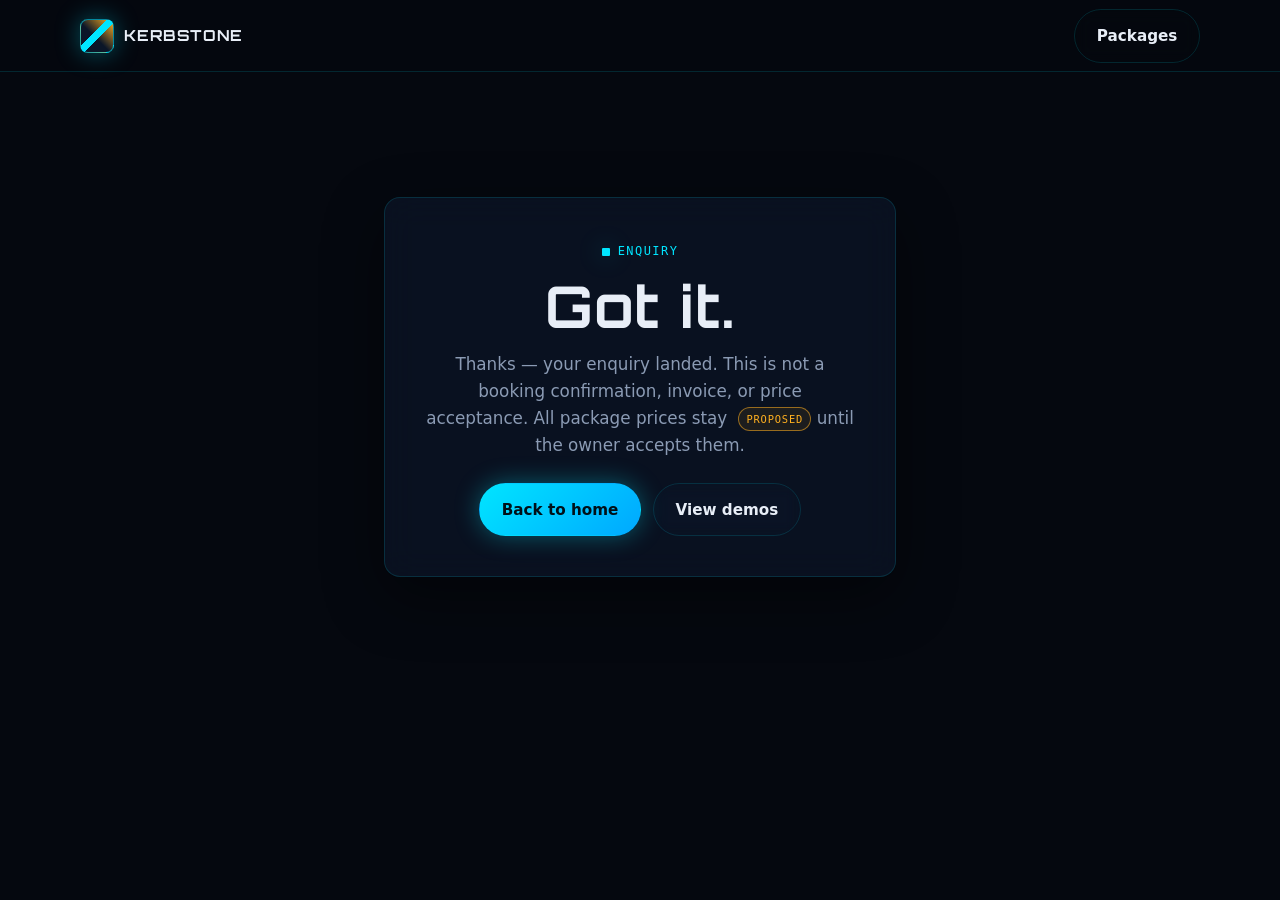
<file: thanks.html>
<!DOCTYPE html>
<html lang="en-GB">
<head>
  <meta charset="utf-8">
  <meta name="viewport" content="width=device-width, initial-scale=1">
  <title>Enquiry received — Kerbstone Studio</title>
  <meta name="description" content="Thanks for your Kerbstone Studio enquiry. Prices remain PROPOSED pending owner acceptance.">
  <meta name="robots" content="noindex">
  <link rel="canonical" href="https://kerbstone-studio-flagship.netlify.app/thanks.html">
  <meta name="theme-color" content="#05080f">
  <link rel="preconnect" href="https://fonts.googleapis.com">
  <link rel="preconnect" href="https://fonts.gstatic.com" crossorigin>
  <link href="https://fonts.googleapis.com/css2?family=Orbitron:wght@500;650;700&display=swap" rel="stylesheet">
  <link rel="stylesheet" href="/assets/css/main.css">
</head>
<body>
  <a class="skip-link" href="#main">Skip to content</a>
  <header class="site-header scrolled">
    <div class="container nav-inner">
      <a class="logo" href="/">
        <span class="logo-mark" aria-hidden="true"></span>
        <span>KERBSTONE</span>
      </a>
      <a class="btn btn-ghost nav-cta" href="/#packages">Packages</a>
    </div>
  </header>
  <main id="main" class="util-page">
    <div class="glass">
      <p class="eyebrow">Enquiry</p>
      <h1>Got it.</h1>
      <p class="lead">Thanks — your enquiry landed. This is not a booking confirmation, invoice, or price acceptance. All package prices stay <span class="proposed">PROPOSED</span> until the owner accepts them.</p>
      <div class="btn-row" style="justify-content:center;margin-top:1.5rem">
        <a class="btn btn-primary" href="/">Back to home</a>
        <a class="btn btn-ghost" href="/#demos">View demos</a>
      </div>
    </div>
  </main>
</body>
</html>
</file>
<file: assets/css/main.css>
/* Kerbstone Studio — flagship styles */
:root {
  --bg: #05080f;
  --bg-elev: #0a1220;
  --bg-card: rgba(12, 22, 40, 0.72);
  --navy: #0b1628;
  --line: rgba(0, 229, 255, 0.14);
  --cyan: #00e5ff;
  --cyan-dim: rgba(0, 229, 255, 0.55);
  --amber: #ffb020;
  --amber-dim: rgba(255, 176, 32, 0.55);
  --text: #e8eef7;
  --muted: #8b9bb4;
  --danger: #ff5c7a;
  --ok: #3dff9a;
  --radius: 16px;
  --radius-sm: 10px;
  --shadow: 0 20px 60px rgba(0, 0, 0, 0.45);
  --glow-cyan: 0 0 24px rgba(0, 229, 255, 0.35);
  --glow-amber: 0 0 24px rgba(255, 176, 32, 0.35);
  --font: system-ui, -apple-system, "Segoe UI", Roboto, Ubuntu, Cantarell, "Noto Sans", sans-serif;
  --display: "Orbitron", var(--font);
  --mono: ui-monospace, "SF Mono", Menlo, Consolas, monospace;
  --nav-h: 72px;
  --max: 1120px;
  --ease: cubic-bezier(0.22, 1, 0.36, 1);
}

*, *::before, *::after { box-sizing: border-box; }
html { scroll-behavior: smooth; }
@media (prefers-reduced-motion: reduce) {
  html { scroll-behavior: auto; }
  *, *::before, *::after {
    animation-duration: 0.01ms !important;
    animation-iteration-count: 1 !important;
    transition-duration: 0.01ms !important;
  }
  .reveal { opacity: 1 !important; transform: none !important; }
  .hero-grid, .particle { display: none !important; }
}

body {
  margin: 0;
  font-family: var(--font);
  background: var(--bg);
  color: var(--text);
  line-height: 1.6;
  min-height: 100vh;
  overflow-x: hidden;
}

img { max-width: 100%; display: block; }
a { color: var(--cyan); text-decoration-thickness: 1px; text-underline-offset: 3px; }
a:hover { color: #7ff0ff; }
:focus-visible {
  outline: 2px solid var(--cyan);
  outline-offset: 3px;
  border-radius: 4px;
}

.skip-link {
  position: absolute;
  left: 1rem;
  top: -100px;
  background: var(--cyan);
  color: #001018;
  padding: 0.75rem 1rem;
  font-weight: 700;
  z-index: 9999;
  border-radius: var(--radius-sm);
}
.skip-link:focus { top: 1rem; }

.container { width: min(100% - 2rem, var(--max)); margin-inline: auto; }
.section { padding: 5rem 0; position: relative; }
.section-head { margin-bottom: 2.5rem; max-width: 40rem; }
.eyebrow {
  display: inline-flex;
  align-items: center;
  gap: 0.5rem;
  font-family: var(--mono);
  font-size: 0.75rem;
  letter-spacing: 0.12em;
  text-transform: uppercase;
  color: var(--cyan);
  margin: 0 0 0.75rem;
}
.eyebrow::before {
  content: "";
  width: 8px; height: 8px;
  background: var(--cyan);
  box-shadow: var(--glow-cyan);
  border-radius: 1px;
}
h1, h2, h3, h4 {
  font-family: var(--display);
  line-height: 1.15;
  letter-spacing: 0.02em;
  margin: 0 0 0.75rem;
}
h1 { font-size: clamp(2.2rem, 5vw, 3.6rem); font-weight: 700; }
h2 { font-size: clamp(1.6rem, 3.5vw, 2.4rem); font-weight: 650; }
h3 { font-size: 1.15rem; font-weight: 600; }
.lead { color: var(--muted); font-size: 1.05rem; margin: 0; }
.muted { color: var(--muted); }
.proposed {
  display: inline-block;
  font-family: var(--mono);
  font-size: 0.65rem;
  letter-spacing: 0.08em;
  text-transform: uppercase;
  color: var(--amber);
  border: 1px solid var(--amber-dim);
  background: rgba(255, 176, 32, 0.08);
  padding: 0.15rem 0.45rem;
  border-radius: 999px;
  vertical-align: middle;
  margin-left: 0.35rem;
}
.demo-badge {
  display: inline-block;
  font-family: var(--mono);
  font-size: 0.7rem;
  letter-spacing: 0.1em;
  text-transform: uppercase;
  color: #001018;
  background: linear-gradient(135deg, var(--amber), #ff7a1a);
  padding: 0.2rem 0.55rem;
  border-radius: 999px;
  font-weight: 700;
}

/* Buttons */
.btn {
  display: inline-flex;
  align-items: center;
  justify-content: center;
  gap: 0.5rem;
  padding: 0.85rem 1.35rem;
  border-radius: 999px;
  border: 1px solid transparent;
  font-weight: 650;
  font-size: 0.95rem;
  cursor: pointer;
  text-decoration: none;
  transition: transform 0.2s var(--ease), box-shadow 0.25s var(--ease), background 0.2s, border-color 0.2s, color 0.2s;
}
.btn:hover { transform: translateY(-2px); }
.btn-primary {
  background: linear-gradient(135deg, var(--cyan), #00a8ff);
  color: #001018;
  box-shadow: var(--glow-cyan);
}
.btn-primary:hover { color: #001018; box-shadow: 0 0 36px rgba(0, 229, 255, 0.55); }
.btn-ghost {
  background: transparent;
  color: var(--text);
  border-color: var(--line);
  backdrop-filter: blur(8px);
}
.btn-ghost:hover {
  border-color: var(--cyan-dim);
  color: var(--cyan);
  box-shadow: var(--glow-cyan);
}
.btn-amber {
  background: linear-gradient(135deg, var(--amber), #ff7a1a);
  color: #1a0d00;
  box-shadow: var(--glow-amber);
}
.btn-amber:hover { color: #1a0d00; box-shadow: 0 0 36px rgba(255, 176, 32, 0.5); }
.btn-block { width: 100%; }
.btn-row { display: flex; flex-wrap: wrap; gap: 0.75rem; }

/* Glass card */
.glass {
  background: var(--bg-card);
  border: 1px solid var(--line);
  border-radius: var(--radius);
  backdrop-filter: blur(16px);
  box-shadow: var(--shadow);
}

/* Nav */
.site-header {
  position: sticky;
  top: 0;
  z-index: 100;
  height: var(--nav-h);
  border-bottom: 1px solid transparent;
  background: rgba(5, 8, 15, 0.55);
  backdrop-filter: blur(18px);
  transition: border-color 0.3s, background 0.3s;
}
.site-header.scrolled {
  border-bottom-color: var(--line);
  background: rgba(5, 8, 15, 0.9);
}
.nav-inner {
  height: var(--nav-h);
  display: flex;
  align-items: center;
  justify-content: space-between;
  gap: 1rem;
}
.logo {
  display: flex;
  align-items: center;
  gap: 0.65rem;
  text-decoration: none;
  color: var(--text);
  font-family: var(--display);
  font-weight: 700;
  letter-spacing: 0.04em;
  font-size: 0.95rem;
}
.logo-mark {
  width: 34px; height: 34px;
  border-radius: 8px;
  background:
    linear-gradient(135deg, transparent 40%, var(--cyan) 40%, var(--cyan) 55%, transparent 55%),
    linear-gradient(225deg, var(--amber) 0%, transparent 55%),
    var(--navy);
  border: 1px solid var(--cyan-dim);
  box-shadow: var(--glow-cyan);
}
.nav-links {
  display: none;
  list-style: none;
  margin: 0;
  padding: 0;
  gap: 0.25rem;
}
.nav-links a {
  color: var(--muted);
  text-decoration: none;
  padding: 0.45rem 0.7rem;
  border-radius: 8px;
  font-size: 0.9rem;
  font-weight: 500;
}
.nav-links a:hover { color: var(--text); background: rgba(0, 229, 255, 0.06); }
.nav-cta { display: none; }
.nav-toggle {
  display: inline-flex;
  background: transparent;
  border: 1px solid var(--line);
  color: var(--text);
  border-radius: 10px;
  padding: 0.55rem 0.7rem;
  cursor: pointer;
}
.nav-toggle[aria-expanded="true"] { border-color: var(--cyan-dim); }
@media (min-width: 900px) {
  .nav-links, .nav-cta { display: flex; align-items: center; }
  .nav-toggle { display: none; }
}
.mobile-nav {
  display: none;
  border-top: 1px solid var(--line);
  background: rgba(5, 8, 15, 0.97);
  padding: 1rem 0 1.25rem;
}
.mobile-nav.open { display: block; }
.mobile-nav ul { list-style: none; margin: 0; padding: 0; }
.mobile-nav a {
  display: block;
  padding: 0.75rem 0;
  color: var(--text);
  text-decoration: none;
  border-bottom: 1px solid rgba(255,255,255,0.04);
}
.mobile-nav .btn { margin-top: 1rem; width: 100%; }

/* Hero */
.hero {
  position: relative;
  padding: 4.5rem 0 5rem;
  overflow: hidden;
  min-height: calc(100vh - var(--nav-h));
  display: flex;
  align-items: center;
}
.hero-grid {
  position: absolute;
  inset: 0;
  background-image:
    linear-gradient(rgba(0, 229, 255, 0.05) 1px, transparent 1px),
    linear-gradient(90deg, rgba(0, 229, 255, 0.05) 1px, transparent 1px);
  background-size: 48px 48px;
  mask-image: radial-gradient(ellipse 70% 60% at 50% 30%, #000 20%, transparent 75%);
  animation: gridPulse 8s ease-in-out infinite;
  pointer-events: none;
}
@keyframes gridPulse {
  0%, 100% { opacity: 0.45; }
  50% { opacity: 0.8; }
}
.hero-glow {
  position: absolute;
  width: 520px; height: 520px;
  border-radius: 50%;
  filter: blur(90px);
  opacity: 0.35;
  pointer-events: none;
}
.hero-glow.a { top: -120px; left: -80px; background: #0066ff; }
.hero-glow.b { top: 20%; right: -120px; background: var(--cyan); opacity: 0.22; }
.hero-glow.c { bottom: -160px; left: 30%; background: var(--amber); opacity: 0.12; }
.particles {
  position: absolute; inset: 0; pointer-events: none; overflow: hidden;
}
.particle {
  position: absolute;
  width: 3px; height: 3px;
  background: var(--cyan);
  border-radius: 50%;
  opacity: 0.5;
  box-shadow: 0 0 8px var(--cyan);
  animation: floatUp linear infinite;
}
@keyframes floatUp {
  from { transform: translateY(100vh) scale(0.6); opacity: 0; }
  10% { opacity: 0.7; }
  to { transform: translateY(-20vh) scale(1); opacity: 0; }
}
.hero-content { position: relative; z-index: 1; max-width: 46rem; }
.hero-kicker {
  display: inline-flex;
  align-items: center;
  gap: 0.5rem;
  padding: 0.35rem 0.75rem;
  border-radius: 999px;
  border: 1px solid var(--line);
  background: rgba(0, 229, 255, 0.06);
  color: var(--cyan);
  font-family: var(--mono);
  font-size: 0.75rem;
  letter-spacing: 0.08em;
  text-transform: uppercase;
  margin-bottom: 1.25rem;
}
.hero h1 span.accent {
  background: linear-gradient(135deg, var(--cyan), #7ff0ff 40%, var(--amber));
  -webkit-background-clip: text;
  background-clip: text;
  color: transparent;
}
.hero .lead { margin: 1rem 0 1.75rem; max-width: 36rem; font-size: 1.1rem; }
.hero-meta {
  margin-top: 2rem;
  display: flex;
  flex-wrap: wrap;
  gap: 1.25rem;
  color: var(--muted);
  font-size: 0.85rem;
  font-family: var(--mono);
}
.hero-meta strong { color: var(--text); font-weight: 600; }

/* Social proof */
.proof {
  border-block: 1px solid var(--line);
  background: rgba(0, 229, 255, 0.03);
  padding: 1.25rem 0;
}
.proof-inner {
  display: flex;
  flex-wrap: wrap;
  align-items: center;
  justify-content: space-between;
  gap: 1rem;
}
.proof-note {
  font-family: var(--mono);
  font-size: 0.72rem;
  letter-spacing: 0.08em;
  text-transform: uppercase;
  color: var(--amber);
}
.proof-logos {
  display: flex;
  flex-wrap: wrap;
  gap: 0.75rem;
}
.proof-chip {
  padding: 0.45rem 0.85rem;
  border: 1px dashed var(--line);
  border-radius: 999px;
  color: var(--muted);
  font-size: 0.85rem;
  background: rgba(255,255,255,0.02);
}

/* Packages */
.pkg-grid {
  display: grid;
  gap: 1.25rem;
  grid-template-columns: 1fr;
}
@media (min-width: 700px) {
  .pkg-grid { grid-template-columns: 1fr 1fr; }
}
@media (min-width: 1100px) {
  .pkg-grid { grid-template-columns: repeat(4, 1fr); }
}
.pkg-card {
  padding: 1.5rem;
  display: flex;
  flex-direction: column;
  gap: 1rem;
  position: relative;
  overflow: hidden;
  transition: border-color 0.25s, transform 0.25s var(--ease);
}
.pkg-card:hover {
  border-color: var(--cyan-dim);
  transform: translateY(-4px);
}
.pkg-card.featured {
  border-color: rgba(0, 229, 255, 0.35);
  box-shadow: var(--glow-cyan), var(--shadow);
}
.pkg-card.featured::before {
  content: "MOST BOOKED SHAPE";
  position: absolute;
  top: 0.85rem; right: 0.85rem;
  font-family: var(--mono);
  font-size: 0.6rem;
  letter-spacing: 0.08em;
  color: #001018;
  background: var(--cyan);
  padding: 0.2rem 0.45rem;
  border-radius: 999px;
  font-weight: 700;
}
.pkg-name { margin: 0; font-size: 1.35rem; }
.pkg-price {
  font-family: var(--display);
  font-size: 1.85rem;
  font-weight: 700;
  margin: 0;
  display: flex;
  align-items: baseline;
  flex-wrap: wrap;
  gap: 0.35rem;
}
.pkg-price small { font-size: 0.85rem; color: var(--muted); font-family: var(--font); font-weight: 500; }
.pkg-blurb { margin: 0; color: var(--muted); font-size: 0.92rem; }
.pkg-list { margin: 0; padding: 0; list-style: none; flex: 1; }
.pkg-list li {
  position: relative;
  padding: 0.35rem 0 0.35rem 1.2rem;
  font-size: 0.9rem;
  color: var(--text);
  border-bottom: 1px solid rgba(255,255,255,0.04);
}
.pkg-list li::before {
  content: "▸";
  position: absolute;
  left: 0;
  color: var(--cyan);
}
.pkg-list.out li { color: var(--muted); }
.pkg-list.out li::before { content: "×"; color: var(--danger); }
.pkg-meta {
  display: grid;
  gap: 0.35rem;
  font-size: 0.8rem;
  font-family: var(--mono);
  color: var(--muted);
  padding-top: 0.5rem;
  border-top: 1px solid var(--line);
}
.pkg-meta strong { color: var(--text); }

/* Comparison */
.table-wrap {
  overflow-x: auto;
  border-radius: var(--radius);
  border: 1px solid var(--line);
  background: var(--bg-card);
  backdrop-filter: blur(12px);
}
.compare {
  width: 100%;
  border-collapse: collapse;
  min-width: 640px;
  font-size: 0.9rem;
}
.compare th, .compare td {
  padding: 0.85rem 1rem;
  text-align: left;
  border-bottom: 1px solid rgba(255,255,255,0.05);
}
.compare thead th {
  background: rgba(0, 229, 255, 0.06);
  font-family: var(--display);
  font-size: 0.8rem;
  letter-spacing: 0.04em;
  color: var(--cyan);
  position: sticky;
  top: 0;
}
.compare tbody th { font-weight: 600; color: var(--text); width: 28%; }
.compare td { color: var(--muted); }
.compare .yes { color: var(--ok); font-weight: 600; }
.compare .no { color: #5a6a80; }
.compare tr:hover td, .compare tr:hover th { background: rgba(0, 229, 255, 0.03); }

/* Demos */
.demo-grid {
  display: grid;
  gap: 1.5rem;
  grid-template-columns: 1fr;
}
@media (min-width: 800px) {
  .demo-grid { grid-template-columns: 1fr 1fr; }
}
.demo-card { overflow: hidden; display: flex; flex-direction: column; }
.demo-frame-wrap {
  position: relative;
  aspect-ratio: 16 / 10;
  background: #02050a;
  border-bottom: 1px solid var(--line);
}
.demo-frame-wrap iframe {
  width: 100%;
  height: 100%;
  border: 0;
  pointer-events: none;
  transform: scale(0.5);
  transform-origin: top left;
  width: 200%;
  height: 200%;
}
.demo-overlay {
  position: absolute;
  inset: 0;
  display: flex;
  align-items: flex-start;
  justify-content: space-between;
  padding: 0.85rem;
  background: linear-gradient(180deg, rgba(5,8,15,0.55), transparent 40%);
  pointer-events: none;
}
.demo-body { padding: 1.25rem 1.4rem 1.5rem; display: flex; flex-direction: column; gap: 0.75rem; flex: 1; }
.demo-body h3 { margin: 0; }
.demo-body p { margin: 0; color: var(--muted); font-size: 0.92rem; }
.demo-actions { display: flex; flex-wrap: wrap; gap: 0.6rem; margin-top: auto; }

/* How it works */
.steps {
  display: grid;
  gap: 1rem;
  counter-reset: step;
}
@media (min-width: 800px) {
  .steps { grid-template-columns: repeat(4, 1fr); }
}
.step {
  padding: 1.35rem;
  position: relative;
}
.step::before {
  counter-increment: step;
  content: "0" counter(step);
  font-family: var(--display);
  font-size: 1.5rem;
  color: var(--cyan);
  display: block;
  margin-bottom: 0.75rem;
  text-shadow: var(--glow-cyan);
}
.step h3 { margin-bottom: 0.4rem; }
.step p { margin: 0; color: var(--muted); font-size: 0.92rem; }

/* Niche */
.niche-grid {
  display: grid;
  gap: 1.25rem;
}
@media (min-width: 800px) {
  .niche-grid { grid-template-columns: 1.2fr 1fr; }
}
.tag-cloud {
  display: flex;
  flex-wrap: wrap;
  gap: 0.5rem;
  margin-top: 1rem;
}
.tag {
  padding: 0.4rem 0.75rem;
  border-radius: 999px;
  border: 1px solid var(--line);
  font-size: 0.85rem;
  color: var(--text);
  background: rgba(0, 229, 255, 0.04);
}
.refuse {
  border-color: rgba(255, 92, 122, 0.35);
  background: rgba(255, 92, 122, 0.05);
}
.refuse h3 { color: var(--danger); }
.refuse ul { margin: 0.75rem 0 0; padding-left: 1.1rem; color: var(--muted); }
.refuse li { margin: 0.35rem 0; }

/* Rate floor */
.rate-callout {
  padding: 1.5rem 1.75rem;
  display: grid;
  gap: 0.75rem;
  border-color: rgba(255, 176, 32, 0.35);
  background: linear-gradient(135deg, rgba(255, 176, 32, 0.08), rgba(0, 229, 255, 0.04));
}
.rate-callout .big {
  font-family: var(--display);
  font-size: clamp(1.6rem, 3vw, 2.2rem);
  margin: 0;
}
.rate-math {
  font-family: var(--mono);
  font-size: 0.82rem;
  color: var(--muted);
  margin: 0;
}

/* FAQ */
.faq-list { display: grid; gap: 0.65rem; }
.faq-item {
  border: 1px solid var(--line);
  border-radius: var(--radius-sm);
  background: var(--bg-card);
  overflow: hidden;
}
.faq-item summary {
  list-style: none;
  cursor: pointer;
  padding: 1rem 1.15rem;
  font-weight: 600;
  display: flex;
  justify-content: space-between;
  gap: 1rem;
  align-items: center;
}
.faq-item summary::-webkit-details-marker { display: none; }
.faq-item summary::after {
  content: "+";
  font-family: var(--mono);
  color: var(--cyan);
  font-size: 1.2rem;
}
.faq-item[open] summary::after { content: "−"; }
.faq-item .faq-body {
  padding: 0 1.15rem 1.15rem;
  color: var(--muted);
  font-size: 0.95rem;
}
.faq-item[open] { border-color: var(--cyan-dim); }

/* Contact */
.contact-grid {
  display: grid;
  gap: 1.5rem;
}
@media (min-width: 800px) {
  .contact-grid { grid-template-columns: 1fr 1.2fr; align-items: start; }
}
.form-card { padding: 1.5rem; }
.form-grid {
  display: grid;
  gap: 0.9rem;
}
@media (min-width: 600px) {
  .form-grid.two { grid-template-columns: 1fr 1fr; }
}
label {
  display: grid;
  gap: 0.35rem;
  font-size: 0.85rem;
  font-weight: 600;
  color: var(--text);
}
input, select, textarea {
  width: 100%;
  padding: 0.75rem 0.9rem;
  border-radius: 10px;
  border: 1px solid var(--line);
  background: rgba(0, 0, 0, 0.35);
  color: var(--text);
  font: inherit;
}
input:focus, select:focus, textarea:focus {
  outline: none;
  border-color: var(--cyan-dim);
  box-shadow: 0 0 0 3px rgba(0, 229, 255, 0.15);
}
textarea { min-height: 120px; resize: vertical; }
.hp { position: absolute; left: -9999px; opacity: 0; height: 0; width: 0; overflow: hidden; }
.form-note { font-size: 0.8rem; color: var(--muted); margin: 0.5rem 0 0; }

/* Footer */
.site-footer {
  border-top: 1px solid var(--line);
  padding: 3rem 0 2rem;
  background: #03060c;
}
.footer-grid {
  display: grid;
  gap: 2rem;
}
@media (min-width: 700px) {
  .footer-grid { grid-template-columns: 1.4fr 1fr 1fr; }
}
.footer-brand p { color: var(--muted); font-size: 0.9rem; }
.footer-col h4 {
  font-size: 0.75rem;
  letter-spacing: 0.1em;
  text-transform: uppercase;
  color: var(--cyan);
  margin-bottom: 0.85rem;
}
.footer-col ul { list-style: none; margin: 0; padding: 0; }
.footer-col a {
  color: var(--muted);
  text-decoration: none;
  display: inline-block;
  padding: 0.25rem 0;
  font-size: 0.9rem;
}
.footer-col a:hover { color: var(--text); }
.footer-bottom {
  margin-top: 2.5rem;
  padding-top: 1.25rem;
  border-top: 1px solid rgba(255,255,255,0.05);
  display: flex;
  flex-wrap: wrap;
  gap: 1rem;
  justify-content: space-between;
  color: var(--muted);
  font-size: 0.8rem;
}
.cookie-note {
  max-width: 36rem;
}

/* Reveal */
.reveal {
  opacity: 0;
  transform: translateY(18px);
  transition: opacity 0.7s var(--ease), transform 0.7s var(--ease);
}
.reveal.in {
  opacity: 1;
  transform: none;
}

/* Utility pages */
.util-page {
  min-height: 70vh;
  display: grid;
  place-items: center;
  text-align: center;
  padding: 4rem 1rem;
}
.util-page .glass { padding: 2.5rem; max-width: 32rem; }

/* Divider accent */
.section-alt { background: linear-gradient(180deg, transparent, rgba(0, 229, 255, 0.03), transparent); }

/* Shipping / placeholder DEMO cards */
.demo-grid {
  grid-template-columns: 1fr;
}
@media (min-width: 800px) {
  .demo-grid { grid-template-columns: 1fr 1fr; }
}
@media (min-width: 1100px) {
  .demo-grid { grid-template-columns: repeat(3, 1fr); }
}
.demo-placeholder {
  display: flex;
  align-items: center;
  justify-content: center;
  background:
    radial-gradient(ellipse at 30% 20%, rgba(0, 229, 255, 0.12), transparent 55%),
    radial-gradient(ellipse at 80% 80%, rgba(255, 176, 32, 0.1), transparent 50%),
    #02050a;
}
.demo-placeholder[data-skin="night-glow"] {
  background:
    radial-gradient(ellipse at 40% 30%, rgba(0, 229, 255, 0.18), transparent 55%),
    radial-gradient(ellipse at 70% 70%, rgba(120, 80, 255, 0.12), transparent 50%),
    #02050a;
}
.demo-placeholder[data-skin="storm-proof"] {
  background:
    radial-gradient(ellipse at 50% 20%, rgba(255, 176, 32, 0.16), transparent 55%),
    radial-gradient(ellipse at 20% 80%, rgba(0, 229, 255, 0.08), transparent 50%),
    #02050a;
}
.demo-placeholder[data-skin="crisp-white"] {
  background:
    radial-gradient(ellipse at 50% 40%, rgba(232, 238, 247, 0.14), transparent 55%),
    radial-gradient(ellipse at 80% 80%, rgba(0, 229, 255, 0.08), transparent 50%),
    #0a1220;
}
.demo-placeholder-inner {
  text-align: center;
  padding: 1.5rem;
  display: flex;
  flex-direction: column;
  align-items: center;
  gap: 0.6rem;
}
.demo-placeholder-label {
  margin: 0;
  font-family: var(--display);
  font-size: 1.35rem;
  letter-spacing: 0.04em;
  color: var(--text);
}
.demo-shipping {
  margin: 0;
  font-family: var(--mono);
  font-size: 0.78rem;
  letter-spacing: 0.14em;
  text-transform: uppercase;
  color: var(--amber);
  text-shadow: var(--glow-amber);
}
.btn-disabled,
.btn[aria-disabled="true"] {
  opacity: 0.55;
  cursor: not-allowed;
  pointer-events: none;
  box-shadow: none;
}
.nav-sub {
  display: block;
  font-size: 0.65rem;
  color: var(--muted);
  letter-spacing: 0.06em;
  text-transform: uppercase;
  font-family: var(--mono);
}
</file>
